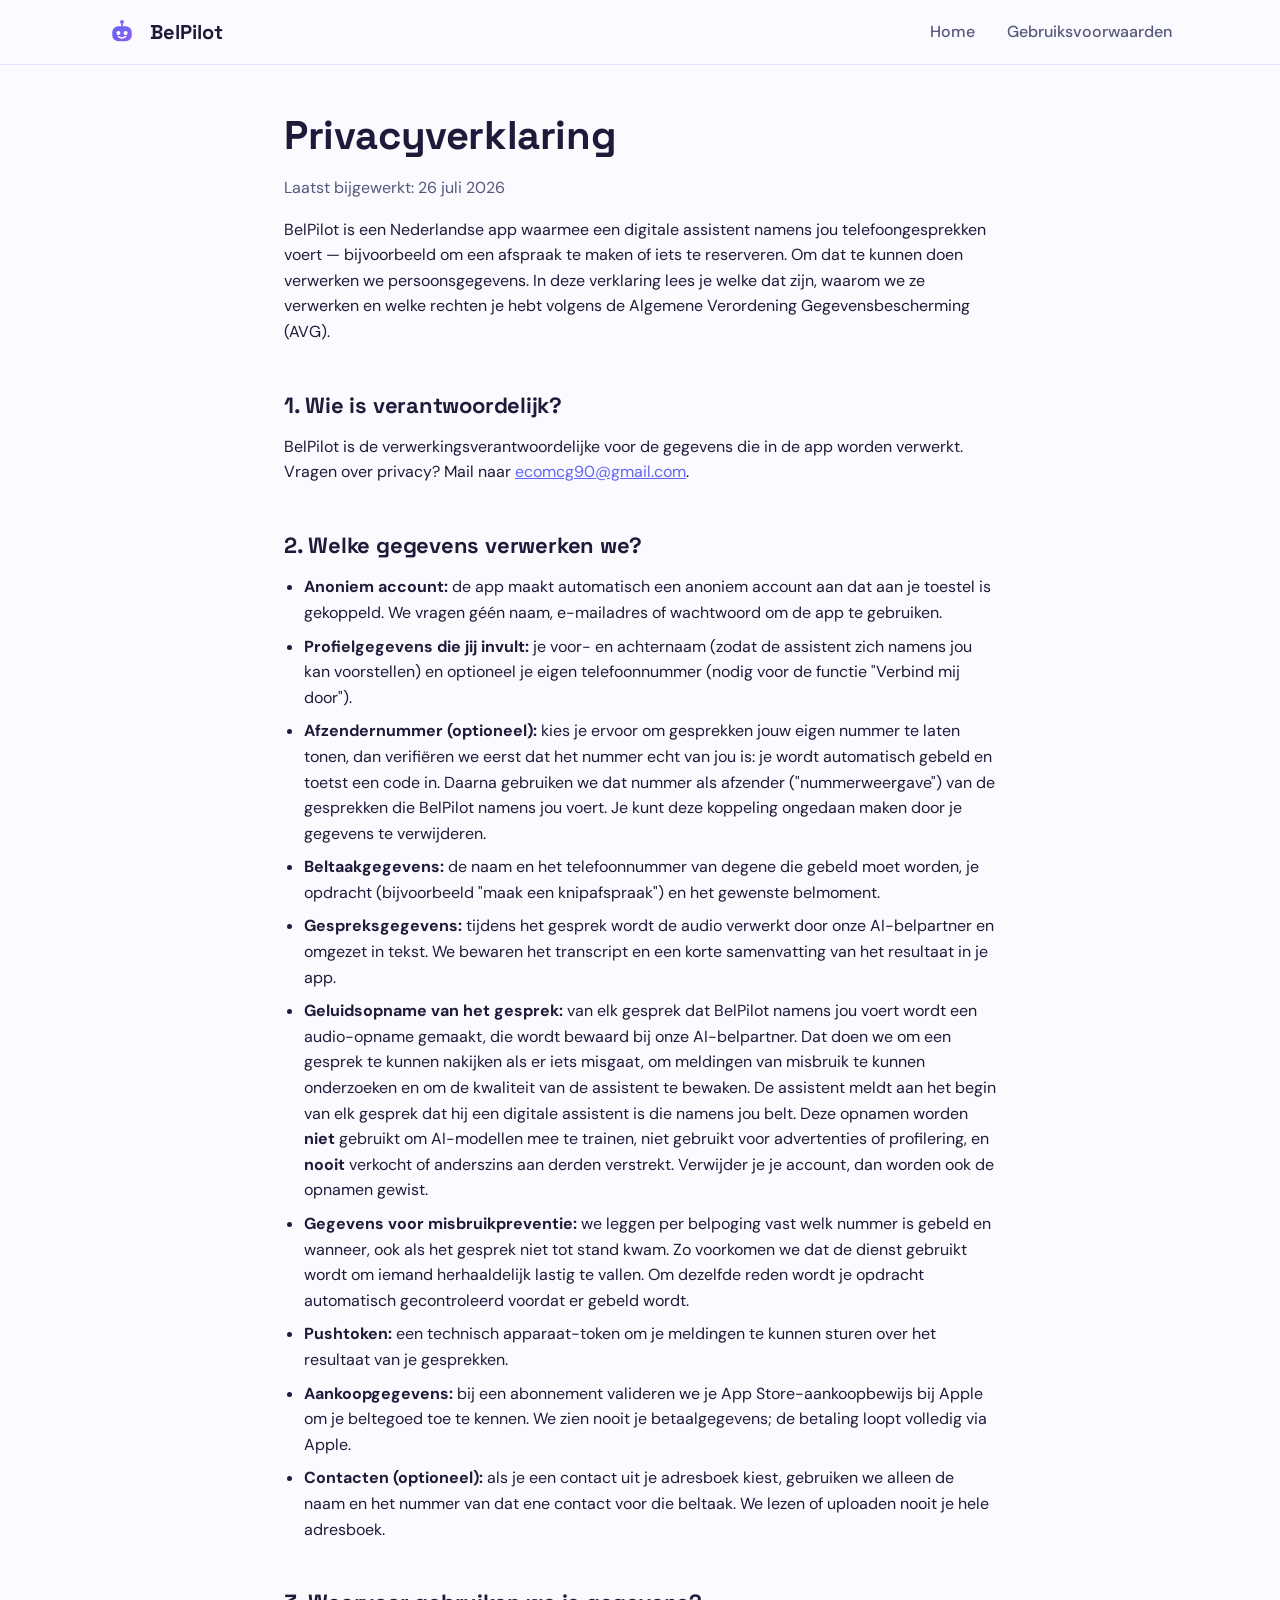
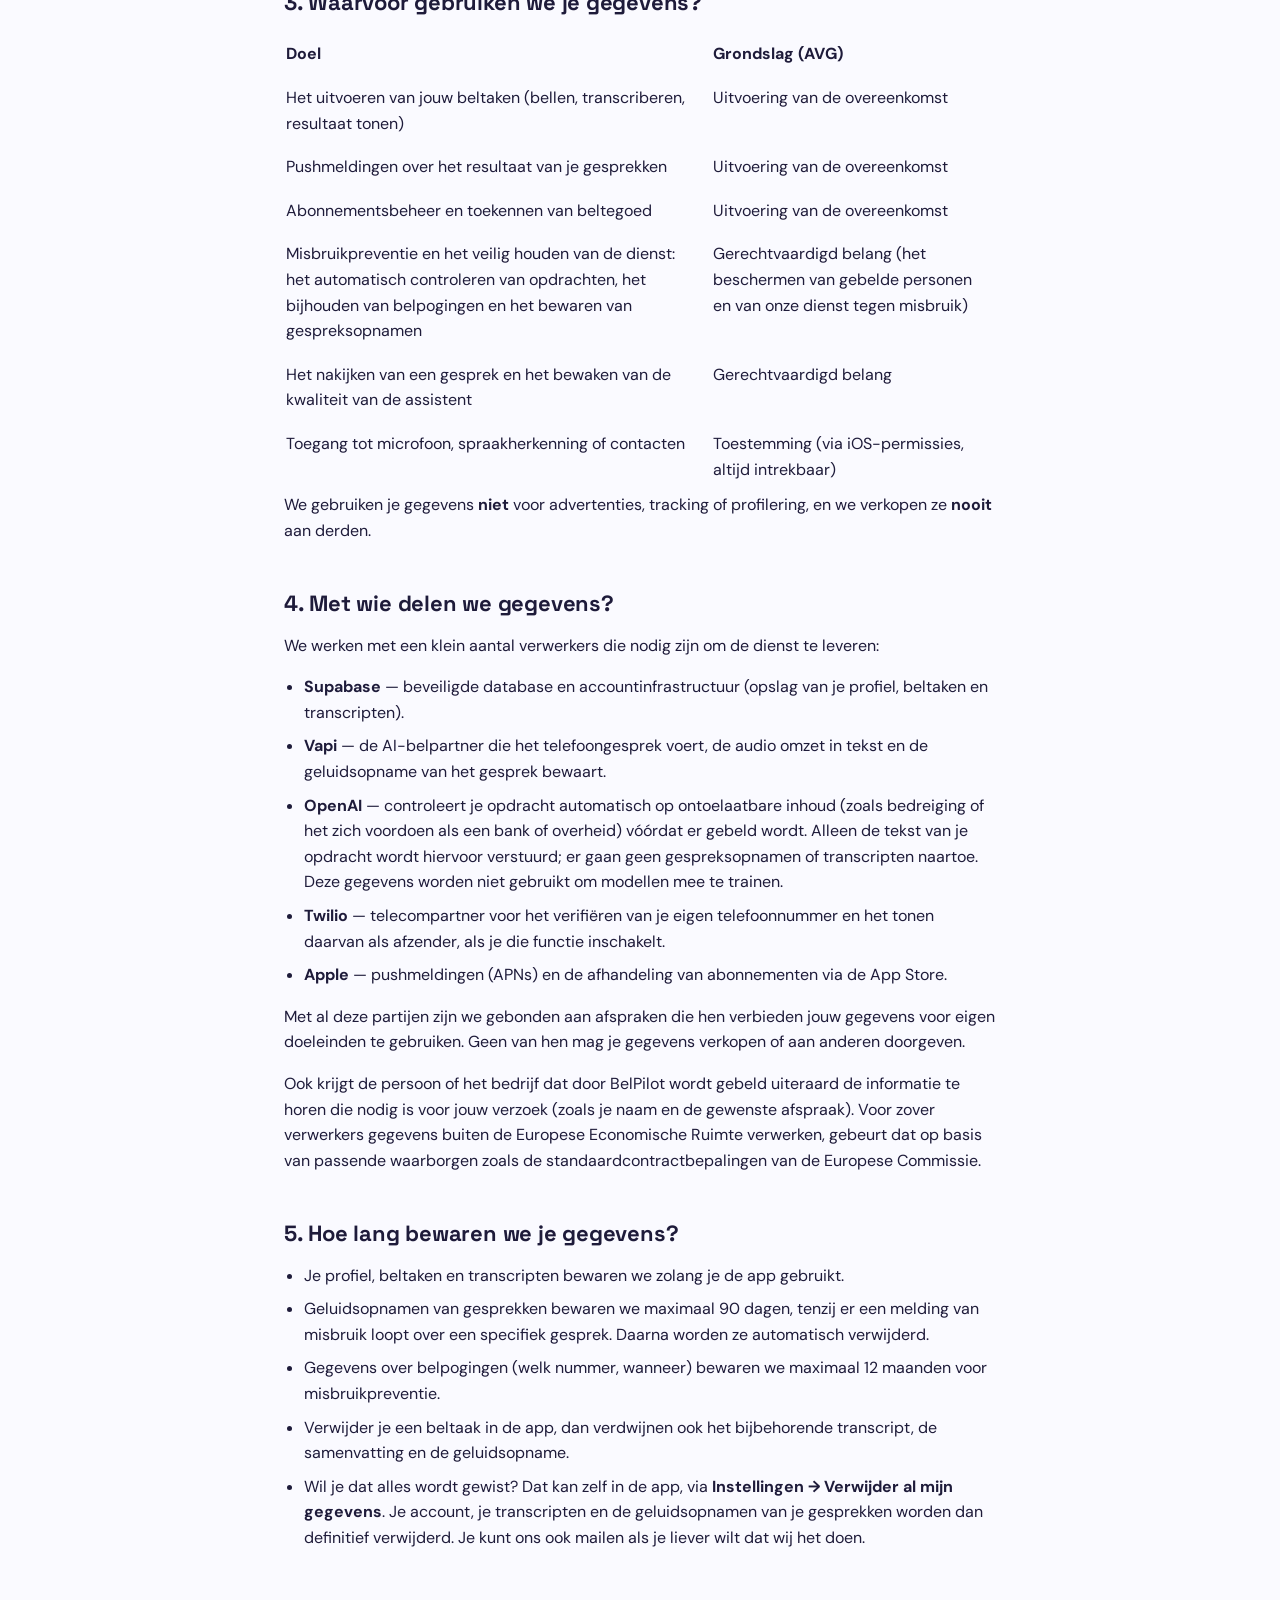
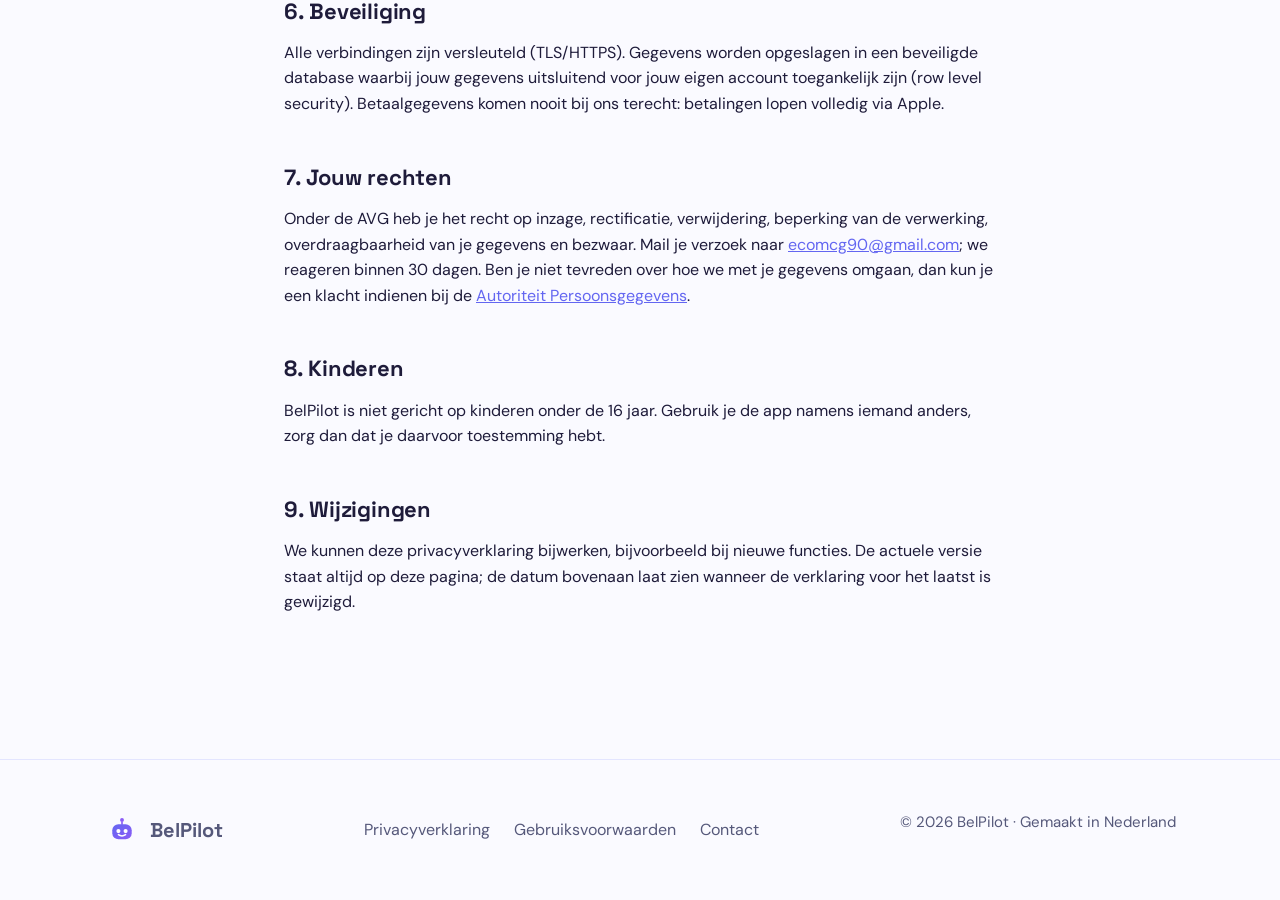
<file: privacy.html>
<!DOCTYPE html>
<html lang="nl">
<head>
  <meta charset="utf-8">
  <meta name="viewport" content="width=device-width, initial-scale=1">
  <title>Privacyverklaring — BelPilot</title>
  <meta name="description" content="Privacyverklaring van BelPilot: welke gegevens we verwerken, waarom, hoe lang, en welke rechten je hebt onder de AVG.">
  <link rel="icon" type="image/svg+xml" href="logo.svg">
  <link rel="preconnect" href="https://fonts.googleapis.com">
  <link rel="preconnect" href="https://fonts.gstatic.com" crossorigin>
  <link href="https://fonts.googleapis.com/css2?family=DM+Sans:wght@400;500;700&family=Space+Grotesk:wght@500;600;700&display=swap" rel="stylesheet">
  <link rel="stylesheet" href="style.css">
</head>
<body>

<header class="nav">
  <div class="container nav-inner">
    <a class="merk" href="index.html">
      <img src="logo.svg" alt="" width="36" height="36">
      BelPilot
    </a>
    <nav class="nav-links" aria-label="Hoofdnavigatie">
      <a href="index.html">Home</a>
      <a href="voorwaarden.html">Gebruiksvoorwaarden</a>
    </nav>
  </div>
</header>

<main class="juridisch">
  <h1>Privacyverklaring</h1>
  <p class="bijgewerkt">Laatst bijgewerkt: 26 juli 2026</p>

  <p>BelPilot is een Nederlandse app waarmee een digitale assistent namens jou telefoongesprekken voert — bijvoorbeeld om een afspraak te maken of iets te reserveren. Om dat te kunnen doen verwerken we persoonsgegevens. In deze verklaring lees je welke dat zijn, waarom we ze verwerken en welke rechten je hebt volgens de Algemene Verordening Gegevensbescherming (AVG).</p>

  <h2>1. Wie is verantwoordelijk?</h2>
  <p>BelPilot is de verwerkingsverantwoordelijke voor de gegevens die in de app worden verwerkt. Vragen over privacy? Mail naar <a href="mailto:ecomcg90@gmail.com">ecomcg90@gmail.com</a>.</p>

  <h2>2. Welke gegevens verwerken we?</h2>
  <ul>
    <li><strong>Anoniem account:</strong> de app maakt automatisch een anoniem account aan dat aan je toestel is gekoppeld. We vragen géén naam, e-mailadres of wachtwoord om de app te gebruiken.</li>
    <li><strong>Profielgegevens die jij invult:</strong> je voor- en achternaam (zodat de assistent zich namens jou kan voorstellen) en optioneel je eigen telefoonnummer (nodig voor de functie "Verbind mij door").</li>
    <li><strong>Afzendernummer (optioneel):</strong> kies je ervoor om gesprekken jouw eigen nummer te laten tonen, dan verifiëren we eerst dat het nummer echt van jou is: je wordt automatisch gebeld en toetst een code in. Daarna gebruiken we dat nummer als afzender ("nummerweergave") van de gesprekken die BelPilot namens jou voert. Je kunt deze koppeling ongedaan maken door je gegevens te verwijderen.</li>
    <li><strong>Beltaakgegevens:</strong> de naam en het telefoonnummer van degene die gebeld moet worden, je opdracht (bijvoorbeeld "maak een knipafspraak") en het gewenste belmoment.</li>
    <li><strong>Gespreksgegevens:</strong> tijdens het gesprek wordt de audio verwerkt door onze AI-belpartner en omgezet in tekst. We bewaren het transcript en een korte samenvatting van het resultaat in je app.</li>
    <li><strong>Geluidsopname van het gesprek:</strong> van elk gesprek dat BelPilot namens jou voert wordt een audio-opname gemaakt, die wordt bewaard bij onze AI-belpartner. Dat doen we om een gesprek te kunnen nakijken als er iets misgaat, om meldingen van misbruik te kunnen onderzoeken en om de kwaliteit van de assistent te bewaken. De assistent meldt aan het begin van elk gesprek dat hij een digitale assistent is die namens jou belt. Deze opnamen worden <strong>niet</strong> gebruikt om AI-modellen mee te trainen, niet gebruikt voor advertenties of profilering, en <strong>nooit</strong> verkocht of anderszins aan derden verstrekt. Verwijder je je account, dan worden ook de opnamen gewist.</li>
    <li><strong>Gegevens voor misbruikpreventie:</strong> we leggen per belpoging vast welk nummer is gebeld en wanneer, ook als het gesprek niet tot stand kwam. Zo voorkomen we dat de dienst gebruikt wordt om iemand herhaaldelijk lastig te vallen. Om dezelfde reden wordt je opdracht automatisch gecontroleerd voordat er gebeld wordt.</li>
    <li><strong>Pushtoken:</strong> een technisch apparaat-token om je meldingen te kunnen sturen over het resultaat van je gesprekken.</li>
    <li><strong>Aankoopgegevens:</strong> bij een abonnement valideren we je App Store-aankoopbewijs bij Apple om je beltegoed toe te kennen. We zien nooit je betaalgegevens; de betaling loopt volledig via Apple.</li>
    <li><strong>Contacten (optioneel):</strong> als je een contact uit je adresboek kiest, gebruiken we alleen de naam en het nummer van dat ene contact voor die beltaak. We lezen of uploaden nooit je hele adresboek.</li>
  </ul>

  <h2>3. Waarvoor gebruiken we je gegevens?</h2>
  <table>
    <tr><th>Doel</th><th>Grondslag (AVG)</th></tr>
    <tr><td>Het uitvoeren van jouw beltaken (bellen, transcriberen, resultaat tonen)</td><td>Uitvoering van de overeenkomst</td></tr>
    <tr><td>Pushmeldingen over het resultaat van je gesprekken</td><td>Uitvoering van de overeenkomst</td></tr>
    <tr><td>Abonnementsbeheer en toekennen van beltegoed</td><td>Uitvoering van de overeenkomst</td></tr>
    <tr><td>Misbruikpreventie en het veilig houden van de dienst: het automatisch controleren van opdrachten, het bijhouden van belpogingen en het bewaren van gespreksopnamen</td><td>Gerechtvaardigd belang (het beschermen van gebelde personen en van onze dienst tegen misbruik)</td></tr>
    <tr><td>Het nakijken van een gesprek en het bewaken van de kwaliteit van de assistent</td><td>Gerechtvaardigd belang</td></tr>
    <tr><td>Toegang tot microfoon, spraakherkenning of contacten</td><td>Toestemming (via iOS-permissies, altijd intrekbaar)</td></tr>
  </table>
  <p>We gebruiken je gegevens <strong>niet</strong> voor advertenties, tracking of profilering, en we verkopen ze <strong>nooit</strong> aan derden.</p>

  <h2>4. Met wie delen we gegevens?</h2>
  <p>We werken met een klein aantal verwerkers die nodig zijn om de dienst te leveren:</p>
  <ul>
    <li><strong>Supabase</strong> — beveiligde database en accountinfrastructuur (opslag van je profiel, beltaken en transcripten).</li>
    <li><strong>Vapi</strong> — de AI-belpartner die het telefoongesprek voert, de audio omzet in tekst en de geluidsopname van het gesprek bewaart.</li>
    <li><strong>OpenAI</strong> — controleert je opdracht automatisch op ontoelaatbare inhoud (zoals bedreiging of het zich voordoen als een bank of overheid) vóórdat er gebeld wordt. Alleen de tekst van je opdracht wordt hiervoor verstuurd; er gaan geen gespreksopnamen of transcripten naartoe. Deze gegevens worden niet gebruikt om modellen mee te trainen.</li>
    <li><strong>Twilio</strong> — telecompartner voor het verifiëren van je eigen telefoonnummer en het tonen daarvan als afzender, als je die functie inschakelt.</li>
    <li><strong>Apple</strong> — pushmeldingen (APNs) en de afhandeling van abonnementen via de App Store.</li>
  </ul>
  <p>Met al deze partijen zijn we gebonden aan afspraken die hen verbieden jouw gegevens voor eigen doeleinden te gebruiken. Geen van hen mag je gegevens verkopen of aan anderen doorgeven.</p>
  <p>Ook krijgt de persoon of het bedrijf dat door BelPilot wordt gebeld uiteraard de informatie te horen die nodig is voor jouw verzoek (zoals je naam en de gewenste afspraak). Voor zover verwerkers gegevens buiten de Europese Economische Ruimte verwerken, gebeurt dat op basis van passende waarborgen zoals de standaardcontractbepalingen van de Europese Commissie.</p>

  <h2>5. Hoe lang bewaren we je gegevens?</h2>
  <ul>
    <li>Je profiel, beltaken en transcripten bewaren we zolang je de app gebruikt.</li>
    <li>Geluidsopnamen van gesprekken bewaren we maximaal 90 dagen, tenzij er een melding van misbruik loopt over een specifiek gesprek. Daarna worden ze automatisch verwijderd.</li>
    <li>Gegevens over belpogingen (welk nummer, wanneer) bewaren we maximaal 12 maanden voor misbruikpreventie.</li>
    <li>Verwijder je een beltaak in de app, dan verdwijnen ook het bijbehorende transcript, de samenvatting en de geluidsopname.</li>
    <li>Wil je dat alles wordt gewist? Dat kan zelf in de app, via <strong>Instellingen → Verwijder al mijn gegevens</strong>. Je account, je transcripten en de geluidsopnamen van je gesprekken worden dan definitief verwijderd. Je kunt ons ook mailen als je liever wilt dat wij het doen.</li>
  </ul>

  <h2>6. Beveiliging</h2>
  <p>Alle verbindingen zijn versleuteld (TLS/HTTPS). Gegevens worden opgeslagen in een beveiligde database waarbij jouw gegevens uitsluitend voor jouw eigen account toegankelijk zijn (row level security). Betaalgegevens komen nooit bij ons terecht: betalingen lopen volledig via Apple.</p>

  <h2>7. Jouw rechten</h2>
  <p>Onder de AVG heb je het recht op inzage, rectificatie, verwijdering, beperking van de verwerking, overdraagbaarheid van je gegevens en bezwaar. Mail je verzoek naar <a href="mailto:ecomcg90@gmail.com">ecomcg90@gmail.com</a>; we reageren binnen 30 dagen. Ben je niet tevreden over hoe we met je gegevens omgaan, dan kun je een klacht indienen bij de <a href="https://www.autoriteitpersoonsgegevens.nl" rel="noopener">Autoriteit Persoonsgegevens</a>.</p>

  <h2>8. Kinderen</h2>
  <p>BelPilot is niet gericht op kinderen onder de 16 jaar. Gebruik je de app namens iemand anders, zorg dan dat je daarvoor toestemming hebt.</p>

  <h2>9. Wijzigingen</h2>
  <p>We kunnen deze privacyverklaring bijwerken, bijvoorbeeld bij nieuwe functies. De actuele versie staat altijd op deze pagina; de datum bovenaan laat zien wanneer de verklaring voor het laatst is gewijzigd.</p>
</main>

<footer class="voet">
  <div class="container voet-inner">
    <a class="merk" href="index.html">
      <img src="logo.svg" alt="" width="36" height="36">
      BelPilot
    </a>
    <nav aria-label="Voettekst">
      <a href="privacy.html">Privacyverklaring</a>
      <a href="voorwaarden.html">Gebruiksvoorwaarden</a>
      <a href="mailto:ecomcg90@gmail.com">Contact</a>
    </nav>
    <p class="copy">&copy; 2026 BelPilot &middot; Gemaakt in Nederland</p>
  </div>
</footer>

</body>
</html>
</file>
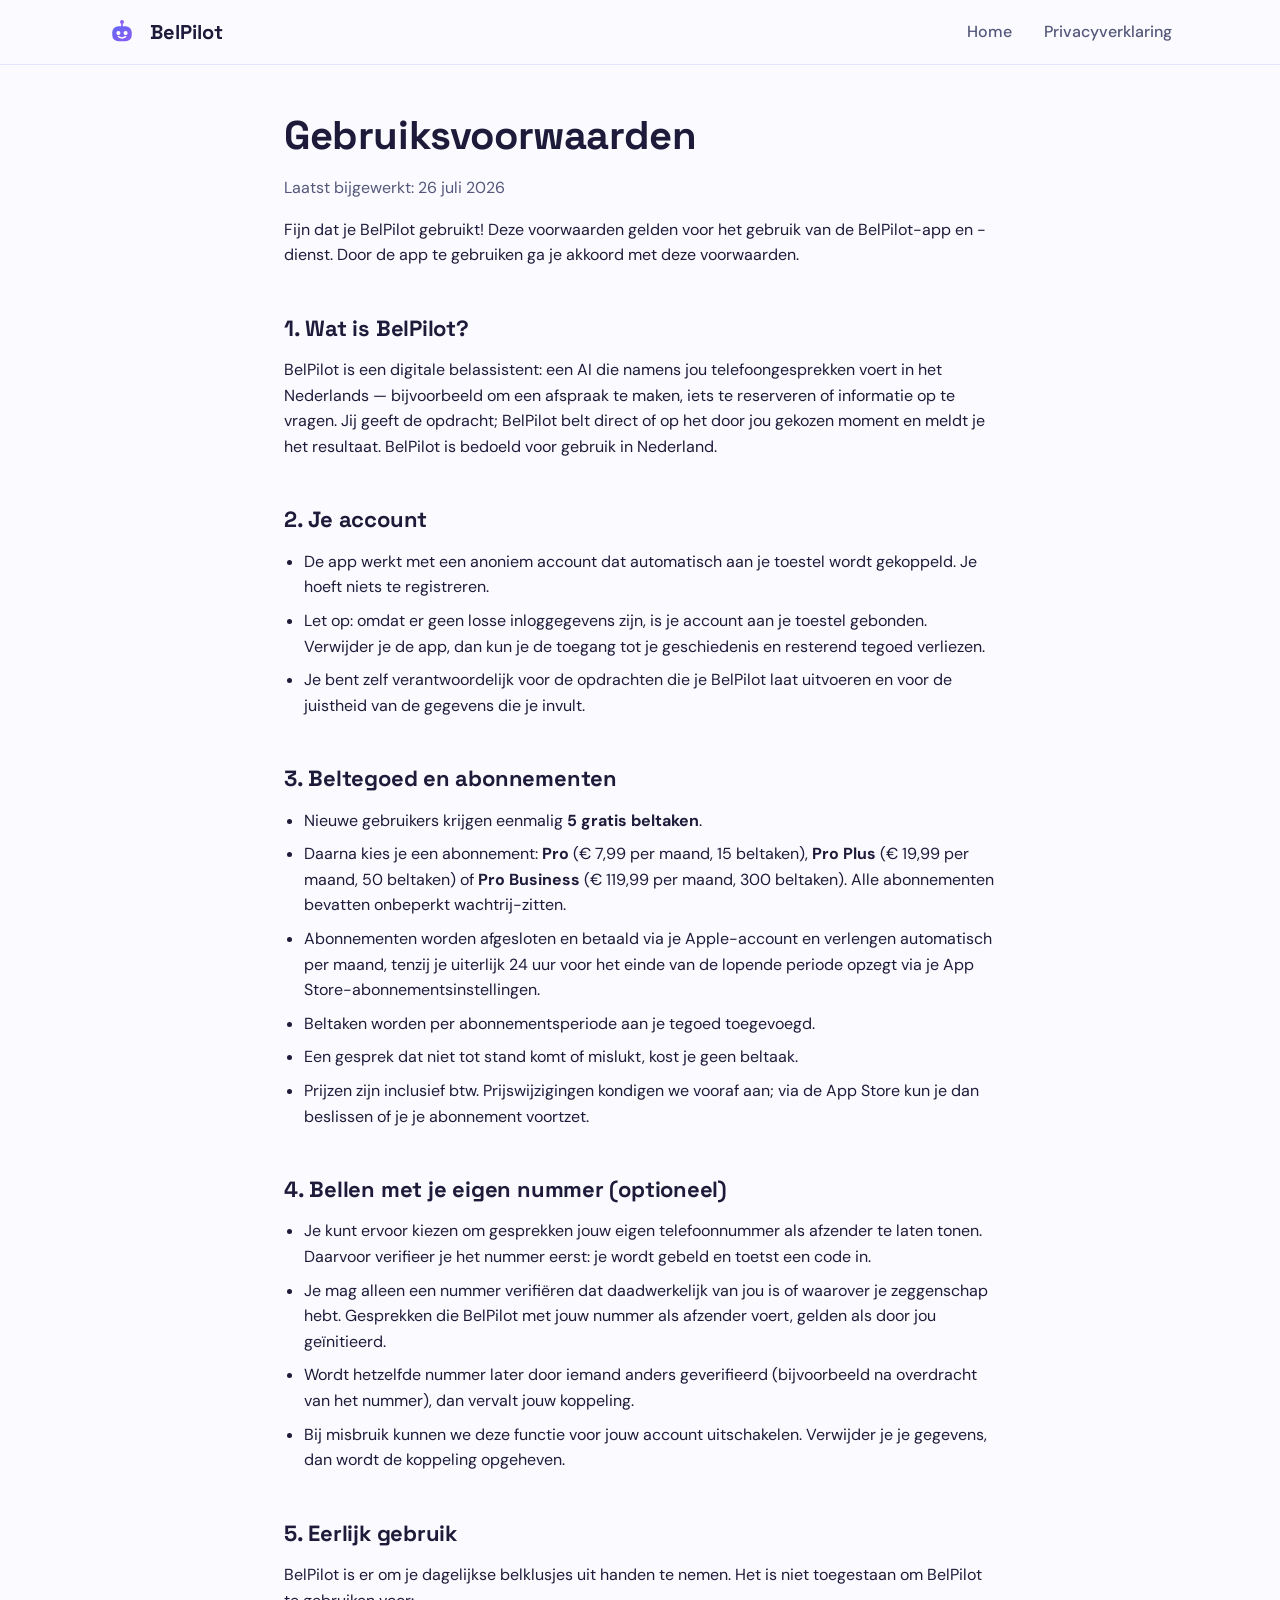
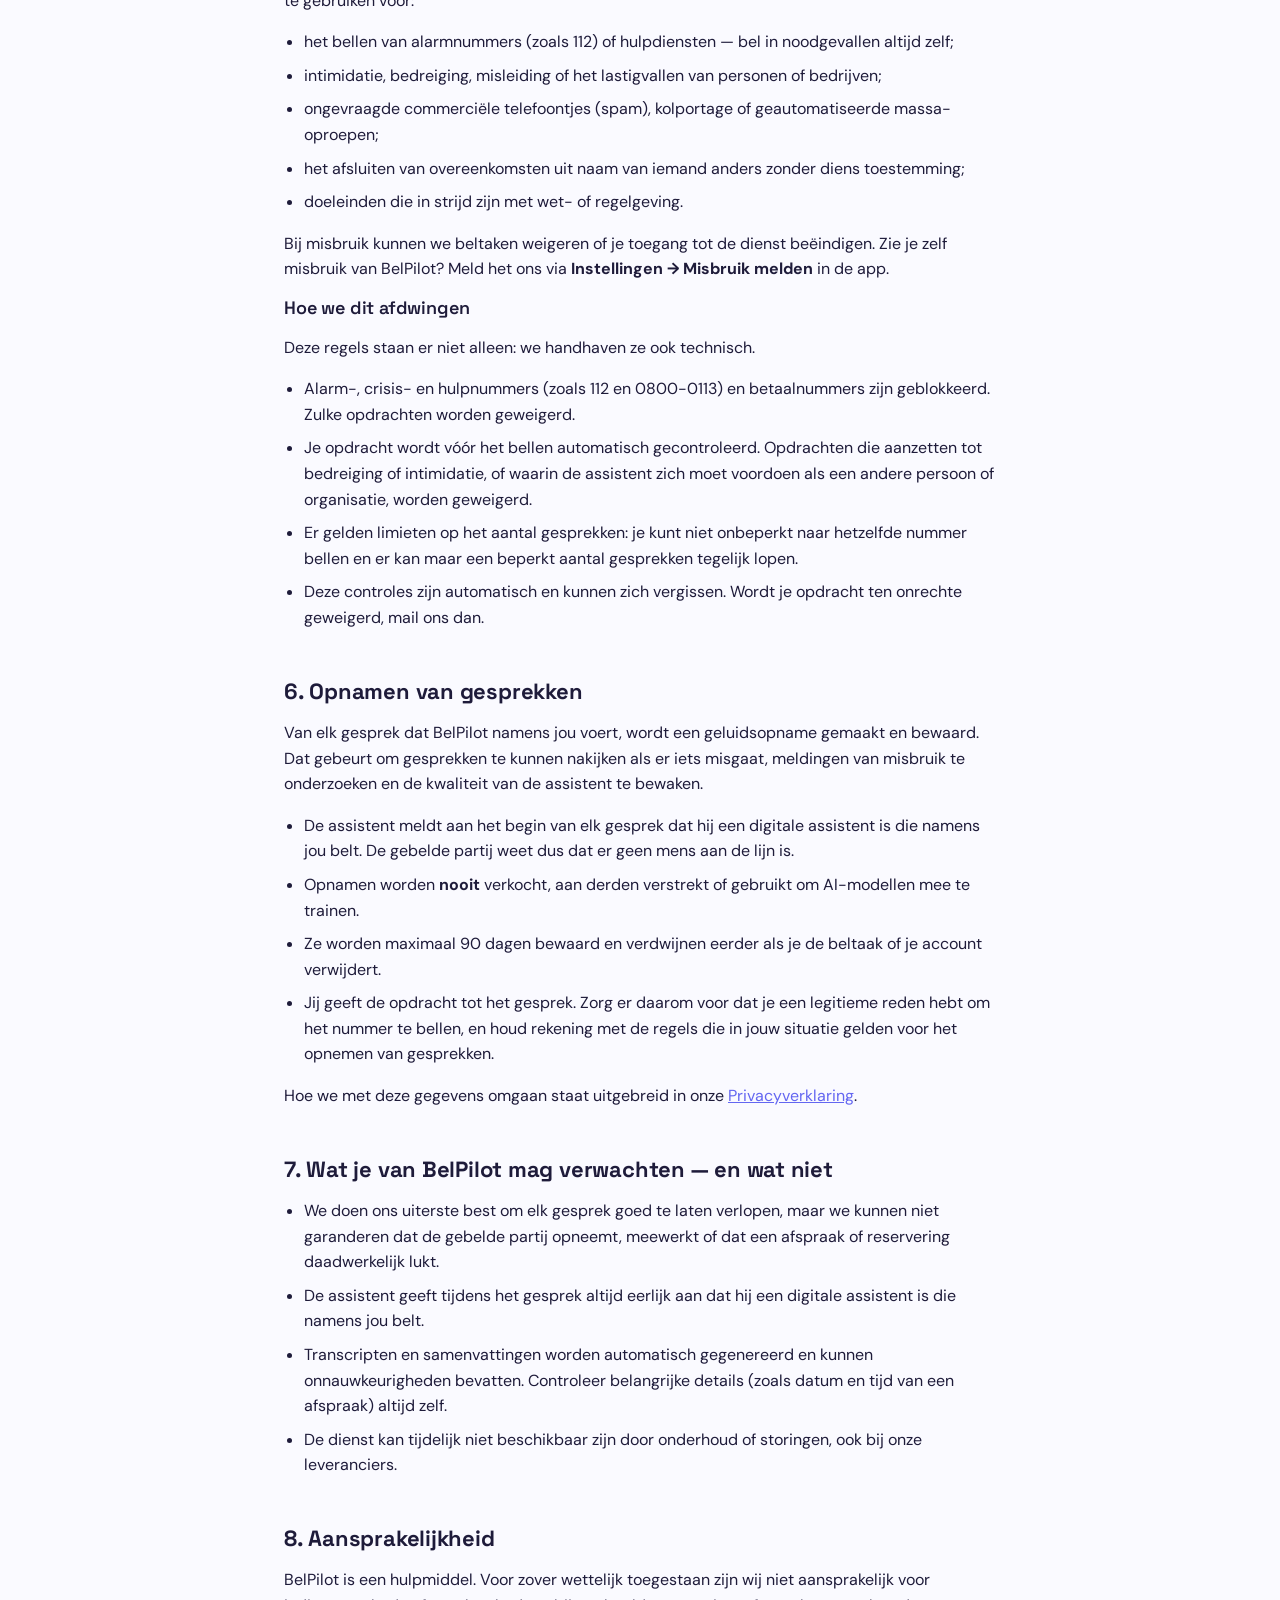
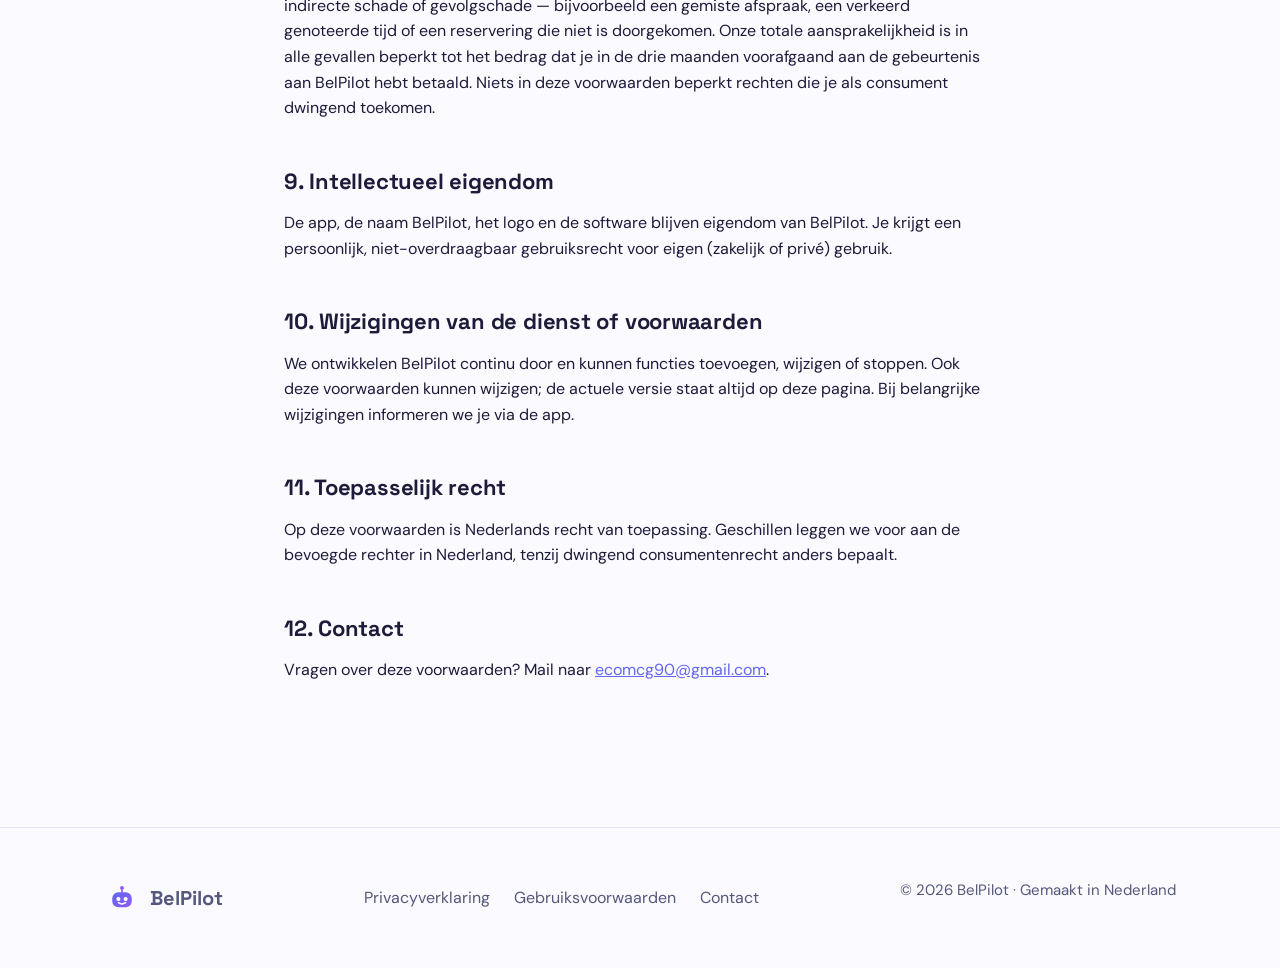
<file: voorwaarden.html>
<!DOCTYPE html>
<html lang="nl">
<head>
  <meta charset="utf-8">
  <meta name="viewport" content="width=device-width, initial-scale=1">
  <title>Gebruiksvoorwaarden — BelPilot</title>
  <meta name="description" content="Gebruiksvoorwaarden van BelPilot: wat je van de dienst mag verwachten, hoe abonnementen en beltegoed werken, en welke regels gelden.">
  <link rel="icon" type="image/svg+xml" href="logo.svg">
  <link rel="preconnect" href="https://fonts.googleapis.com">
  <link rel="preconnect" href="https://fonts.gstatic.com" crossorigin>
  <link href="https://fonts.googleapis.com/css2?family=DM+Sans:wght@400;500;700&family=Space+Grotesk:wght@500;600;700&display=swap" rel="stylesheet">
  <link rel="stylesheet" href="style.css">
</head>
<body>

<header class="nav">
  <div class="container nav-inner">
    <a class="merk" href="index.html">
      <img src="logo.svg" alt="" width="36" height="36">
      BelPilot
    </a>
    <nav class="nav-links" aria-label="Hoofdnavigatie">
      <a href="index.html">Home</a>
      <a href="privacy.html">Privacyverklaring</a>
    </nav>
  </div>
</header>

<main class="juridisch">
  <h1>Gebruiksvoorwaarden</h1>
  <p class="bijgewerkt">Laatst bijgewerkt: 26 juli 2026</p>

  <p>Fijn dat je BelPilot gebruikt! Deze voorwaarden gelden voor het gebruik van de BelPilot-app en -dienst. Door de app te gebruiken ga je akkoord met deze voorwaarden.</p>

  <h2>1. Wat is BelPilot?</h2>
  <p>BelPilot is een digitale belassistent: een AI die namens jou telefoongesprekken voert in het Nederlands — bijvoorbeeld om een afspraak te maken, iets te reserveren of informatie op te vragen. Jij geeft de opdracht; BelPilot belt direct of op het door jou gekozen moment en meldt je het resultaat. BelPilot is bedoeld voor gebruik in Nederland.</p>

  <h2>2. Je account</h2>
  <ul>
    <li>De app werkt met een anoniem account dat automatisch aan je toestel wordt gekoppeld. Je hoeft niets te registreren.</li>
    <li>Let op: omdat er geen losse inloggegevens zijn, is je account aan je toestel gebonden. Verwijder je de app, dan kun je de toegang tot je geschiedenis en resterend tegoed verliezen.</li>
    <li>Je bent zelf verantwoordelijk voor de opdrachten die je BelPilot laat uitvoeren en voor de juistheid van de gegevens die je invult.</li>
  </ul>

  <h2>3. Beltegoed en abonnementen</h2>
  <ul>
    <li>Nieuwe gebruikers krijgen eenmalig <strong>5 gratis beltaken</strong>.</li>
    <li>Daarna kies je een abonnement: <strong>Pro</strong> (&euro;&nbsp;7,99 per maand, 15 beltaken), <strong>Pro Plus</strong> (&euro;&nbsp;19,99 per maand, 50 beltaken) of <strong>Pro Business</strong> (&euro;&nbsp;119,99 per maand, 300 beltaken). Alle abonnementen bevatten onbeperkt wachtrij-zitten.</li>
    <li>Abonnementen worden afgesloten en betaald via je Apple-account en verlengen automatisch per maand, tenzij je uiterlijk 24 uur voor het einde van de lopende periode opzegt via je App Store-abonnementsinstellingen.</li>
    <li>Beltaken worden per abonnementsperiode aan je tegoed toegevoegd.</li>
    <li>Een gesprek dat niet tot stand komt of mislukt, kost je geen beltaak.</li>
    <li>Prijzen zijn inclusief btw. Prijswijzigingen kondigen we vooraf aan; via de App Store kun je dan beslissen of je je abonnement voortzet.</li>
  </ul>

  <h2>4. Bellen met je eigen nummer (optioneel)</h2>
  <ul>
    <li>Je kunt ervoor kiezen om gesprekken jouw eigen telefoonnummer als afzender te laten tonen. Daarvoor verifieer je het nummer eerst: je wordt gebeld en toetst een code in.</li>
    <li>Je mag alleen een nummer verifiëren dat daadwerkelijk van jou is of waarover je zeggenschap hebt. Gesprekken die BelPilot met jouw nummer als afzender voert, gelden als door jou geïnitieerd.</li>
    <li>Wordt hetzelfde nummer later door iemand anders geverifieerd (bijvoorbeeld na overdracht van het nummer), dan vervalt jouw koppeling.</li>
    <li>Bij misbruik kunnen we deze functie voor jouw account uitschakelen. Verwijder je je gegevens, dan wordt de koppeling opgeheven.</li>
  </ul>

  <h2>5. Eerlijk gebruik</h2>
  <p>BelPilot is er om je dagelijkse belklusjes uit handen te nemen. Het is niet toegestaan om BelPilot te gebruiken voor:</p>
  <ul>
    <li>het bellen van alarmnummers (zoals 112) of hulpdiensten — bel in noodgevallen altijd zelf;</li>
    <li>intimidatie, bedreiging, misleiding of het lastigvallen van personen of bedrijven;</li>
    <li>ongevraagde commerciële telefoontjes (spam), kolportage of geautomatiseerde massa-oproepen;</li>
    <li>het afsluiten van overeenkomsten uit naam van iemand anders zonder diens toestemming;</li>
    <li>doeleinden die in strijd zijn met wet- of regelgeving.</li>
  </ul>
  <p>Bij misbruik kunnen we beltaken weigeren of je toegang tot de dienst beëindigen. Zie je zelf misbruik van BelPilot? Meld het ons via <strong>Instellingen → Misbruik melden</strong> in de app.</p>

  <h3>Hoe we dit afdwingen</h3>
  <p>Deze regels staan er niet alleen: we handhaven ze ook technisch.</p>
  <ul>
    <li>Alarm-, crisis- en hulpnummers (zoals 112 en 0800-0113) en betaalnummers zijn geblokkeerd. Zulke opdrachten worden geweigerd.</li>
    <li>Je opdracht wordt vóór het bellen automatisch gecontroleerd. Opdrachten die aanzetten tot bedreiging of intimidatie, of waarin de assistent zich moet voordoen als een andere persoon of organisatie, worden geweigerd.</li>
    <li>Er gelden limieten op het aantal gesprekken: je kunt niet onbeperkt naar hetzelfde nummer bellen en er kan maar een beperkt aantal gesprekken tegelijk lopen.</li>
    <li>Deze controles zijn automatisch en kunnen zich vergissen. Wordt je opdracht ten onrechte geweigerd, mail ons dan.</li>
  </ul>

  <h2>6. Opnamen van gesprekken</h2>
  <p>Van elk gesprek dat BelPilot namens jou voert, wordt een geluidsopname gemaakt en bewaard. Dat gebeurt om gesprekken te kunnen nakijken als er iets misgaat, meldingen van misbruik te onderzoeken en de kwaliteit van de assistent te bewaken.</p>
  <ul>
    <li>De assistent meldt aan het begin van elk gesprek dat hij een digitale assistent is die namens jou belt. De gebelde partij weet dus dat er geen mens aan de lijn is.</li>
    <li>Opnamen worden <strong>nooit</strong> verkocht, aan derden verstrekt of gebruikt om AI-modellen mee te trainen.</li>
    <li>Ze worden maximaal 90 dagen bewaard en verdwijnen eerder als je de beltaak of je account verwijdert.</li>
    <li>Jij geeft de opdracht tot het gesprek. Zorg er daarom voor dat je een legitieme reden hebt om het nummer te bellen, en houd rekening met de regels die in jouw situatie gelden voor het opnemen van gesprekken.</li>
  </ul>
  <p>Hoe we met deze gegevens omgaan staat uitgebreid in onze <a href="privacy.html">Privacyverklaring</a>.</p>

  <h2>7. Wat je van BelPilot mag verwachten — en wat niet</h2>
  <ul>
    <li>We doen ons uiterste best om elk gesprek goed te laten verlopen, maar we kunnen niet garanderen dat de gebelde partij opneemt, meewerkt of dat een afspraak of reservering daadwerkelijk lukt.</li>
    <li>De assistent geeft tijdens het gesprek altijd eerlijk aan dat hij een digitale assistent is die namens jou belt.</li>
    <li>Transcripten en samenvattingen worden automatisch gegenereerd en kunnen onnauwkeurigheden bevatten. Controleer belangrijke details (zoals datum en tijd van een afspraak) altijd zelf.</li>
    <li>De dienst kan tijdelijk niet beschikbaar zijn door onderhoud of storingen, ook bij onze leveranciers.</li>
  </ul>

  <h2>8. Aansprakelijkheid</h2>
  <p>BelPilot is een hulpmiddel. Voor zover wettelijk toegestaan zijn wij niet aansprakelijk voor indirecte schade of gevolgschade — bijvoorbeeld een gemiste afspraak, een verkeerd genoteerde tijd of een reservering die niet is doorgekomen. Onze totale aansprakelijkheid is in alle gevallen beperkt tot het bedrag dat je in de drie maanden voorafgaand aan de gebeurtenis aan BelPilot hebt betaald. Niets in deze voorwaarden beperkt rechten die je als consument dwingend toekomen.</p>

  <h2>9. Intellectueel eigendom</h2>
  <p>De app, de naam BelPilot, het logo en de software blijven eigendom van BelPilot. Je krijgt een persoonlijk, niet-overdraagbaar gebruiksrecht voor eigen (zakelijk of privé) gebruik.</p>

  <h2>10. Wijzigingen van de dienst of voorwaarden</h2>
  <p>We ontwikkelen BelPilot continu door en kunnen functies toevoegen, wijzigen of stoppen. Ook deze voorwaarden kunnen wijzigen; de actuele versie staat altijd op deze pagina. Bij belangrijke wijzigingen informeren we je via de app.</p>

  <h2>11. Toepasselijk recht</h2>
  <p>Op deze voorwaarden is Nederlands recht van toepassing. Geschillen leggen we voor aan de bevoegde rechter in Nederland, tenzij dwingend consumentenrecht anders bepaalt.</p>

  <h2>12. Contact</h2>
  <p>Vragen over deze voorwaarden? Mail naar <a href="mailto:ecomcg90@gmail.com">ecomcg90@gmail.com</a>.</p>
</main>

<footer class="voet">
  <div class="container voet-inner">
    <a class="merk" href="index.html">
      <img src="logo.svg" alt="" width="36" height="36">
      BelPilot
    </a>
    <nav aria-label="Voettekst">
      <a href="privacy.html">Privacyverklaring</a>
      <a href="voorwaarden.html">Gebruiksvoorwaarden</a>
      <a href="mailto:ecomcg90@gmail.com">Contact</a>
    </nav>
    <p class="copy">&copy; 2026 BelPilot &middot; Gemaakt in Nederland</p>
  </div>
</footer>

</body>
</html>
</file>
<file: style.css>
/* BelBuddy huisstijl — tokens uit de app (AI-Fris): indigo/violet, licht, flat. */
:root {
  --primair: #6366f1;
  --secundair: #8b5cf6;
  --achtergrond: #fafaff;
  --oppervlak: #ffffff;
  --tekst: #1e1b3a;
  --tekst-zacht: #55587a;
  --rand: #e3e5ff;
  --succes: #10b981;
  --ring: #6366f1;
  --radius: 16px;
  --schaduw: 0 3px 12px rgba(99, 102, 241, .10);
  --space-1: 4px; --space-2: 8px; --space-3: 16px; --space-4: 24px;
  --space-5: 32px; --space-6: 48px; --space-7: 64px; --space-8: 96px;
}

* { box-sizing: border-box; }
html { scroll-behavior: smooth; }
@media (prefers-reduced-motion: reduce) {
  html { scroll-behavior: auto; }
  *, *::before, *::after { animation: none !important; transition: none !important; }
}

body {
  margin: 0;
  font-family: "DM Sans", system-ui, -apple-system, "Segoe UI", sans-serif;
  font-size: 16px;
  line-height: 1.6;
  color: var(--tekst);
  background: var(--achtergrond);
  -webkit-text-size-adjust: 100%;
}

h1, h2, h3 {
  font-family: "Space Grotesk", "DM Sans", system-ui, sans-serif;
  line-height: 1.15;
  margin: 0 0 var(--space-3);
  letter-spacing: -.01em;
}
h1 { font-size: clamp(2rem, 5vw, 3.25rem); font-weight: 700; }
h2 { font-size: clamp(1.5rem, 3.5vw, 2.25rem); font-weight: 700; }
h3 { font-size: 1.125rem; font-weight: 600; }
p { margin: 0 0 var(--space-3); }
a { color: var(--primair); }
a:focus-visible, button:focus-visible, summary:focus-visible {
  outline: 3px solid var(--ring);
  outline-offset: 2px;
  border-radius: 6px;
}
img, svg { max-width: 100%; height: auto; }

.container { max-width: 1120px; margin: 0 auto; padding: 0 var(--space-4); }
.sectie { padding: var(--space-7) 0; }
.sectie-kop { max-width: 640px; margin: 0 auto var(--space-6); text-align: center; }
.sectie-kop p { color: var(--tekst-zacht); }

/* Navigatie */
.nav {
  position: sticky; top: 0; z-index: 40;
  background: rgba(250, 250, 255, .92);
  backdrop-filter: blur(8px);
  border-bottom: 1px solid var(--rand);
}
.nav-inner {
  display: flex; align-items: center; gap: var(--space-4);
  min-height: 64px;
}
.merk {
  display: flex; align-items: center; gap: 10px;
  font-family: "Space Grotesk", sans-serif; font-weight: 700; font-size: 1.25rem;
  color: var(--tekst); text-decoration: none;
}
.merk img { width: 36px; height: 36px; }
.nav-links { display: none; gap: var(--space-4); margin-left: auto; }
.nav-links a {
  color: var(--tekst-zacht); text-decoration: none; font-weight: 500;
  padding: 10px 4px; min-height: 44px; display: inline-flex; align-items: center;
}
.nav-links a:hover { color: var(--primair); }
@media (min-width: 768px) { .nav-links { display: flex; } }

/* Knoppen */
.knop {
  display: inline-flex; align-items: center; justify-content: center; gap: 8px;
  min-height: 48px; padding: 12px 24px;
  border-radius: 999px; border: 0;
  font: inherit; font-weight: 700; text-decoration: none;
  cursor: pointer; transition: background-color .18s ease, color .18s ease;
}
.knop-primair { background: var(--primair); color: #fff; }
.knop-primair:hover { background: #4f52e0; }
.knop-secundair {
  background: var(--oppervlak); color: var(--primair);
  border: 1.5px solid var(--rand);
}
.knop-secundair:hover { border-color: var(--primair); }

/* Hero */
.hero { padding: var(--space-7) 0 var(--space-8); }
.hero-grid { display: grid; gap: var(--space-6); align-items: center; }
@media (min-width: 900px) { .hero-grid { grid-template-columns: 1.1fr .9fr; } }
.hero p.intro { font-size: 1.25rem; color: var(--tekst-zacht); max-width: 34em; }
.hero-cta { display: flex; flex-wrap: wrap; gap: var(--space-3); margin-top: var(--space-4); }
.hero-noot { margin-top: var(--space-3); color: var(--tekst-zacht); font-size: .9375rem; }
.accent { color: var(--primair); }

/* Telefoonmodel */
.telefoon-wrap { display: flex; justify-content: center; }
.telefoon {
  width: min(320px, 82vw);
  border: 10px solid var(--tekst);
  border-radius: 44px;
  background: var(--achtergrond);
  box-shadow: var(--schaduw);
  padding: 22px 14px 18px;
}
.telefoon-kop { display: flex; align-items: center; gap: 10px; margin-bottom: 14px; }
.telefoon-kop img { width: 30px; height: 30px; }
.telefoon-kop strong { font-family: "Space Grotesk", sans-serif; }
.taak {
  background: var(--oppervlak); border-radius: 14px;
  padding: 12px 14px; margin-bottom: 10px;
  box-shadow: var(--schaduw);
  display: flex; gap: 10px; align-items: center;
  font-size: .875rem;
}
.taak .stip { flex: none; width: 34px; height: 34px; border-radius: 50%; display: grid; place-items: center; }
.taak .stip svg { width: 18px; height: 18px; }
.taak small { display: block; color: var(--tekst-zacht); }
.stip-actief { background: #eef0ff; color: var(--primair); }
.stip-gelukt { background: #e7f8f1; color: var(--succes); }
.stip-gepland { background: #f3efff; color: var(--secundair); }

/* Kaarten */
.kaart-grid { display: grid; gap: var(--space-4); }
@media (min-width: 640px) { .kaart-grid { grid-template-columns: repeat(2, 1fr); } }
@media (min-width: 1024px) { .kaart-grid-3 { grid-template-columns: repeat(3, 1fr); } }
.kaart {
  background: var(--oppervlak);
  border: 1px solid var(--rand);
  border-radius: var(--radius);
  padding: var(--space-4);
}
.kaart .icoon {
  width: 44px; height: 44px; border-radius: 12px;
  background: #eef0ff; color: var(--primair);
  display: grid; place-items: center; margin-bottom: var(--space-3);
}
.kaart .icoon svg { width: 22px; height: 22px; }
.kaart p { color: var(--tekst-zacht); margin: 0; }

/* Stappen */
.stap { text-align: center; }
.stap .nummer {
  width: 44px; height: 44px; margin: 0 auto var(--space-3);
  border-radius: 50%; background: var(--primair); color: #fff;
  display: grid; place-items: center;
  font-family: "Space Grotesk", sans-serif; font-weight: 700; font-size: 1.125rem;
}
.stap p { color: var(--tekst-zacht); }

/* Prijzen */
.prijs-kaart { display: flex; flex-direction: column; }
.prijs-kaart.populair { border: 2px solid var(--primair); position: relative; }
.prijs-chip {
  position: absolute; top: -14px; left: 50%; transform: translateX(-50%);
  background: var(--primair); color: #fff;
  font-size: .8125rem; font-weight: 700;
  padding: 4px 14px; border-radius: 999px;
}
.prijs { font-family: "Space Grotesk", sans-serif; font-size: 2rem; font-weight: 700; }
.prijs small { font-size: 1rem; font-weight: 500; color: var(--tekst-zacht); }
.prijs-kaart ul { list-style: none; padding: 0; margin: 0 0 var(--space-4); }
.prijs-kaart li { display: flex; gap: 10px; align-items: flex-start; padding: 6px 0; color: var(--tekst-zacht); }
.prijs-kaart li svg { flex: none; width: 20px; height: 20px; color: var(--succes); margin-top: 3px; }
.prijs-noot { text-align: center; color: var(--tekst-zacht); font-size: .9375rem; max-width: 640px; margin: var(--space-4) auto 0; }

/* FAQ */
.faq { max-width: 720px; margin: 0 auto; }
.faq details {
  background: var(--oppervlak); border: 1px solid var(--rand);
  border-radius: var(--radius); margin-bottom: var(--space-3);
}
.faq summary {
  cursor: pointer; font-weight: 600; padding: var(--space-3) var(--space-4);
  min-height: 44px; display: flex; align-items: center; justify-content: space-between; gap: var(--space-3);
  list-style: none;
}
.faq summary::-webkit-details-marker { display: none; }
.faq summary::after {
  content: ""; flex: none; width: 10px; height: 10px;
  border-right: 2px solid var(--tekst-zacht); border-bottom: 2px solid var(--tekst-zacht);
  transform: rotate(45deg); transition: transform .18s ease;
}
.faq details[open] summary::after { transform: rotate(-135deg); }
.faq details p { padding: 0 var(--space-4) var(--space-4); margin: 0; color: var(--tekst-zacht); }

/* Slot-CTA */
.slot {
  background: linear-gradient(135deg, var(--primair), var(--secundair));
  border-radius: 24px; color: #fff; text-align: center;
  padding: var(--space-7) var(--space-4);
}
.slot h2 { color: #fff; }
.slot p { color: rgba(255, 255, 255, .9); max-width: 36em; margin-inline: auto; }
.slot .knop { background: #fff; color: var(--primair); }
.slot .knop:hover { background: #eef0ff; }

/* Voettekst */
.voet { border-top: 1px solid var(--rand); padding: var(--space-6) 0; margin-top: var(--space-7); }
.voet-inner { display: flex; flex-wrap: wrap; gap: var(--space-4); align-items: center; justify-content: space-between; }
.voet nav { display: flex; flex-wrap: wrap; gap: var(--space-4); }
.voet a { color: var(--tekst-zacht); text-decoration: none; min-height: 44px; display: inline-flex; align-items: center; }
.voet a:hover { color: var(--primair); }
.voet .copy { color: var(--tekst-zacht); font-size: .9375rem; }

/* Juridische pagina's */
.juridisch { max-width: 760px; margin: 0 auto; padding: var(--space-6) var(--space-4) var(--space-7); }
.juridisch h1 { font-size: clamp(1.75rem, 4vw, 2.5rem); }
.juridisch h2 { font-size: 1.375rem; margin-top: var(--space-6); }
.juridisch .bijgewerkt { color: var(--tekst-zacht); }
.juridisch ul { padding-left: 1.25em; }
.juridisch li { margin-bottom: var(--space-2); }
.juridisch td, .juridisch th { text-align: left; padding: 8px 12px 8px 0; vertical-align: top; }
</file>
